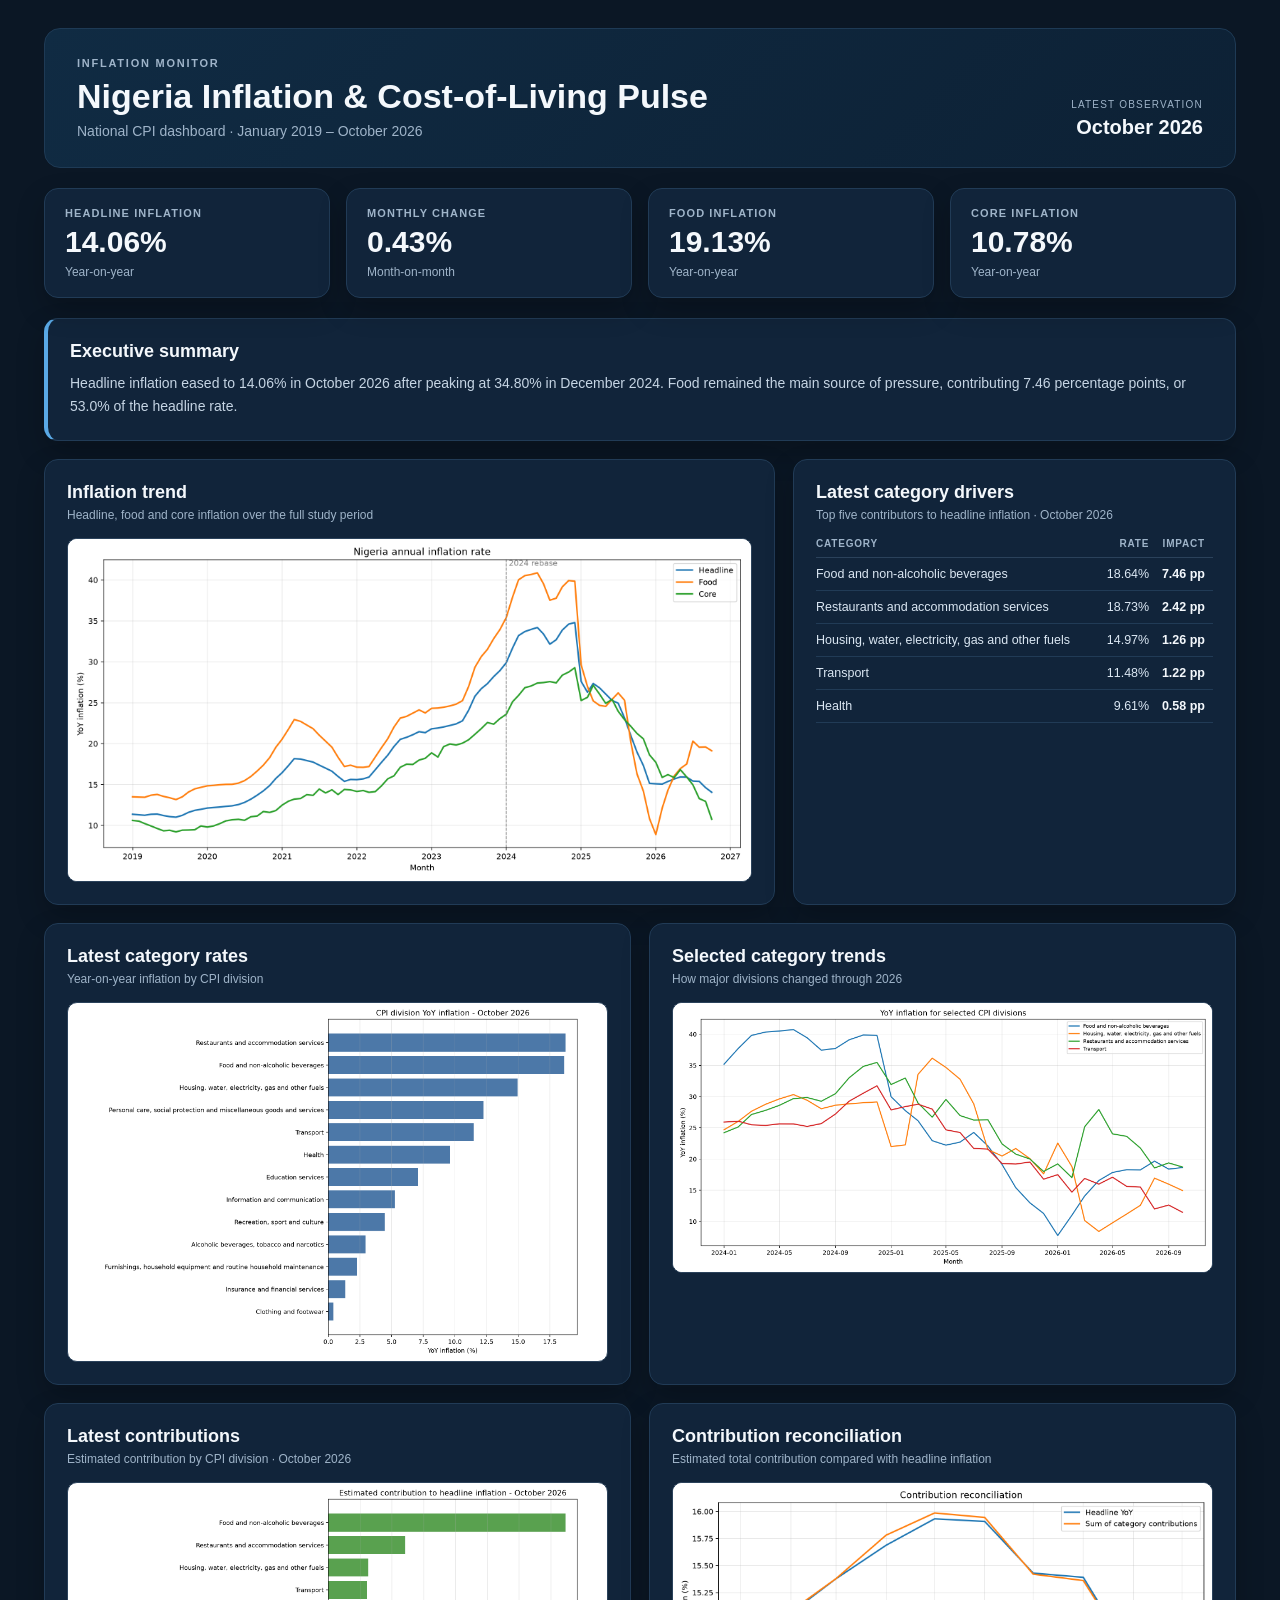
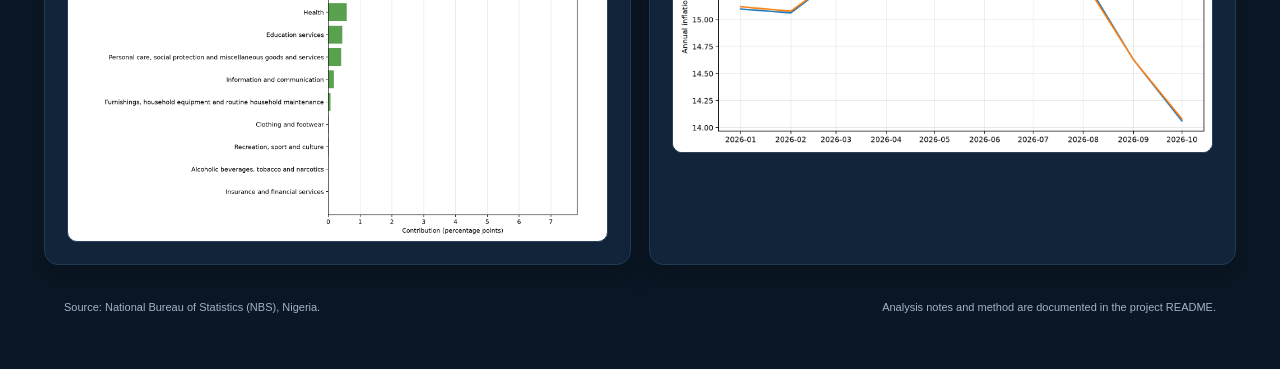
<file: dashboard/index.html>
<!doctype html>
<html lang="en">
<head>
<meta charset="utf-8">
<meta name="viewport" content="width=device-width, initial-scale=1">
<title>Nigeria Inflation &amp; Cost-of-Living Pulse — Dashboard</title>
<link rel="stylesheet" href="dashboard.css">
</head>
<body>
<div class="dashboard">
  <header class="hero">
    <div>
      <div class="eyebrow">Inflation monitor</div>
      <h1>Nigeria Inflation &amp; Cost-of-Living Pulse</h1>
      <p>National CPI dashboard · January 2019 – October 2026</p>
    </div>
    <div class="period">
      <span>Latest observation</span>
      <strong>October 2026</strong>
    </div>
  </header>

  <section class="kpis">
    <div class="kpi">
      <div class="label">Headline inflation</div>
      <div class="value">14.06%</div>
      <span class="meta">Year-on-year</span>
    </div>
    <div class="kpi">
      <div class="label">Monthly change</div>
      <div class="value">0.43%</div>
      <span class="meta">Month-on-month</span>
    </div>
    <div class="kpi">
      <div class="label">Food inflation</div>
      <div class="value">19.13%</div>
      <span class="meta">Year-on-year</span>
    </div>
    <div class="kpi">
      <div class="label">Core inflation</div>
      <div class="value">10.78%</div>
      <span class="meta">Year-on-year</span>
    </div>
  </section>

  <section class="panel summary">
    <h2>Executive summary</h2>
    <p>Headline inflation eased to 14.06% in October 2026 after peaking at 34.80% in December 2024. Food remained the main source of pressure, contributing 7.46 percentage points, or 53.0% of the headline rate.</p>
  </section>

  <div class="main-grid">
    <section class="panel primary">
      <h2>Inflation trend</h2>
      <p class="kicker">Headline, food and core inflation over the full study period</p>
      <div class="chart"><img src="inflation_trends.png" alt="Headline, food and core inflation trend"></div>
    </section>

    <section class="panel">
      <h2>Latest category drivers</h2>
      <p class="kicker">Top five contributors to headline inflation · October 2026</p>
      <table>
        <thead>
          <tr><th>Category</th><th class="num">Rate</th><th class="num">Impact</th></tr>
        </thead>
        <tbody><tr><td>Food and non-alcoholic beverages</td><td class='num'>18.64%</td><td class='num strong'>7.46 pp</td></tr><tr><td>Restaurants and accommodation services</td><td class='num'>18.73%</td><td class='num strong'>2.42 pp</td></tr><tr><td>Housing, water, electricity, gas and other fuels</td><td class='num'>14.97%</td><td class='num strong'>1.26 pp</td></tr><tr><td>Transport</td><td class='num'>11.48%</td><td class='num strong'>1.22 pp</td></tr><tr><td>Health</td><td class='num'>9.61%</td><td class='num strong'>0.58 pp</td></tr></tbody>
      </table>
    </section>
  </div>

  <div class="chart-grid">
    <section class="panel">
      <h2>Latest category rates</h2>
      <p class="kicker">Year-on-year inflation by CPI division</p>
      <div class="chart"><img src="category_yoy_latest.png" alt="Latest CPI division inflation rates"></div>
    </section>

    <section class="panel">
      <h2>Selected category trends</h2>
      <p class="kicker">How major divisions changed through 2026</p>
      <div class="chart"><img src="key_category_trends.png" alt="Selected CPI division trends"></div>
    </section>

    <section class="panel">
      <h2>Latest contributions</h2>
      <p class="kicker">Estimated contribution by CPI division · October 2026</p>
      <div class="chart"><img src="weighted_contribution_latest.png" alt="Estimated category contributions"></div>
    </section>

    <section class="panel">
      <h2>Contribution reconciliation</h2>
      <p class="kicker">Estimated total contribution compared with headline inflation</p>
      <div class="chart"><img src="contribution_reconciliation.png" alt="Contribution reconciliation"></div>
    </section>
  </div>

  <footer>
    <span>Source: National Bureau of Statistics (NBS), Nigeria.</span>
    <span>Analysis notes and method are documented in the project README.</span>
  </footer>
</div>
</body>
</html>
</file>
<file: dashboard/dashboard.css>
* { box-sizing: border-box; }
body {
  margin: 0;
  font-family: Segoe UI, Arial, sans-serif;
  color: #dbe7f3;
  background: #0b1725;
}
.dashboard { max-width: 1240px; margin: 0 auto; padding: 28px 24px 40px; }
.hero {
  background: linear-gradient(135deg, #102b43, #0d2135);
  border: 1px solid #1e3a55;
  border-radius: 16px;
  padding: 28px 32px;
  display: flex;
  align-items: flex-end;
  justify-content: space-between;
  gap: 24px;
}
.eyebrow {
  font-size: 11px;
  letter-spacing: .16em;
  text-transform: uppercase;
  color: #9fb4c9;
  font-weight: 700;
}
.hero h1 { margin: 8px 0 7px; font-size: clamp(24px, 3vw, 34px); line-height: 1.15; color: #f4f8fc; }
.hero p { margin: 0; color: #9fb4c9; font-size: 14px; }
.period { text-align: right; min-width: 170px; }
.period span { display: block; font-size: 10px; letter-spacing: .12em; text-transform: uppercase; color: #9fb4c9; }
.period strong { display: block; margin-top: 6px; font-size: 20px; color: #f4f8fc; }
.kpis {
  display: grid;
  grid-template-columns: repeat(4, minmax(0, 1fr));
  gap: 16px;
  margin: 20px 0;
}
.kpi, .panel {
  background: #11243a;
  border: 1px solid #213b56;
  border-radius: 14px;
  padding: 18px 20px;
  box-shadow: 0 12px 28px rgba(0, 0, 0, .22);
}
.panel { padding: 22px; }
.kpi .label { font-size: 11px; letter-spacing: .1em; text-transform: uppercase; color: #9fb4c9; font-weight: 800; }
.kpi .value { margin-top: 8px; font-size: 30px; font-weight: 800; color: #f4f8fc; line-height: 1; }
.kpi .meta { display: block; margin-top: 8px; color: #9fb4c9; font-size: 12px; }
.panel h2 { margin: 0; font-size: 18px; color: #f4f8fc; }
.kicker { margin: 5px 0 16px; color: #9fb4c9; font-size: 12px; }
.summary { margin-bottom: 18px; border-left: 4px solid #5aa9e6; }
.summary p { margin: 10px 0 0; font-size: 14px; line-height: 1.65; color: #c6d5e4; }
.main-grid, .chart-grid { display: grid; gap: 18px; }
.main-grid { grid-template-columns: minmax(0, 1.65fr) minmax(320px, 1fr); align-items: stretch; }
.chart-grid { grid-template-columns: repeat(2, minmax(0, 1fr)); margin-top: 18px; }
.chart img {
  display: block;
  width: 100%;
  max-height: 360px;
  object-fit: contain;
  background: #fff;
  border: 1px solid #2b425b;
  border-radius: 10px;
}
.primary .chart img { max-height: 430px; }
table { width: 100%; border-collapse: collapse; font-size: 12.5px; }
th {
  text-align: left;
  font-size: 10px;
  letter-spacing: .08em;
  text-transform: uppercase;
  color: #9fb4c9;
  padding: 0 8px 8px 0;
  border-bottom: 1px solid #2b425b;
}
td { padding: 9px 8px 9px 0; border-bottom: 1px solid #213b56; vertical-align: top; }
.num { text-align: right; white-space: nowrap; }
.strong { font-weight: 800; color: #f4f8fc; }
footer {
  margin-top: 20px;
  padding: 16px 20px;
  display: flex;
  justify-content: space-between;
  gap: 16px;
  flex-wrap: wrap;
  color: #9fb4c9;
  font-size: 11px;
}
@media (max-width: 980px) {
  .kpis { grid-template-columns: repeat(2, minmax(0, 1fr)); }
  .main-grid, .chart-grid { grid-template-columns: 1fr; }
}
@media (max-width: 620px) {
  .dashboard { padding: 16px 12px 28px; }
  .hero { align-items: flex-start; flex-direction: column; padding: 22px; }
  .period { text-align: left; }
  .kpis { grid-template-columns: 1fr; }
  .panel { padding: 18px; }
}
</file>
